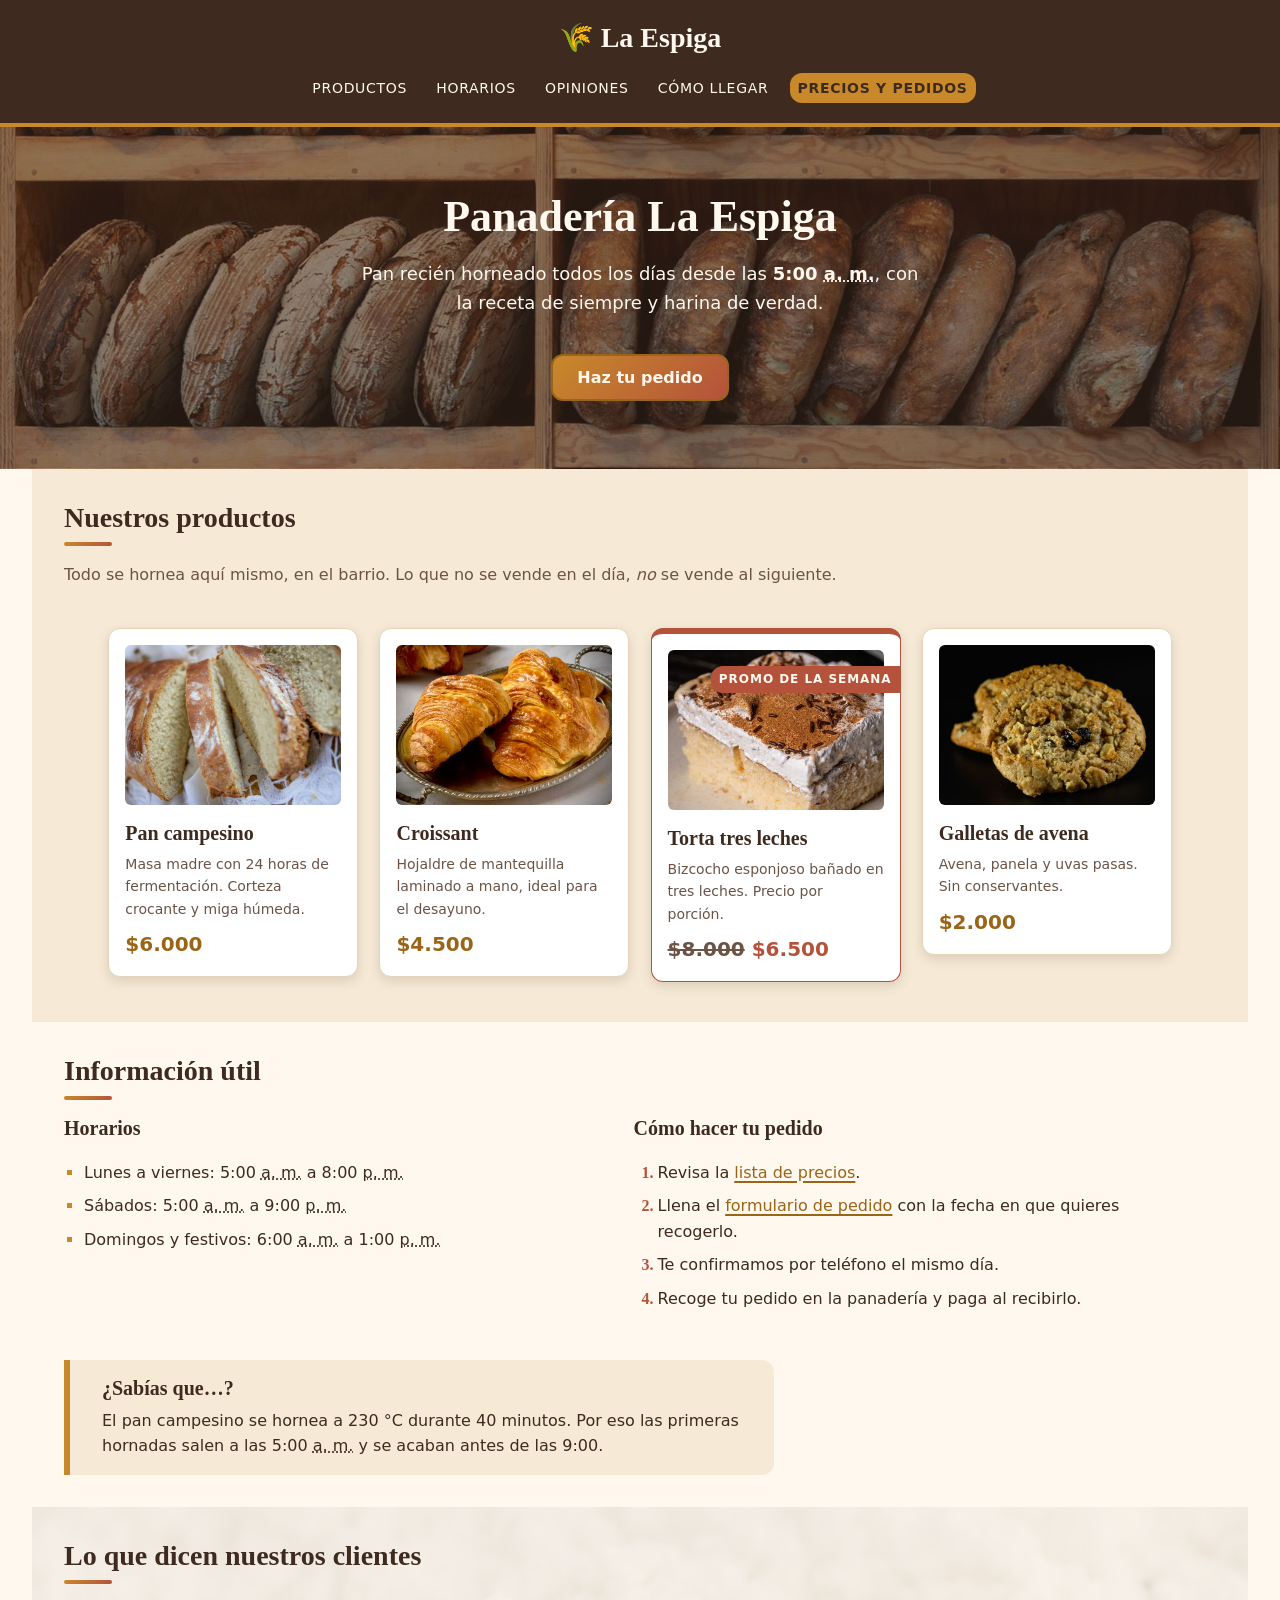
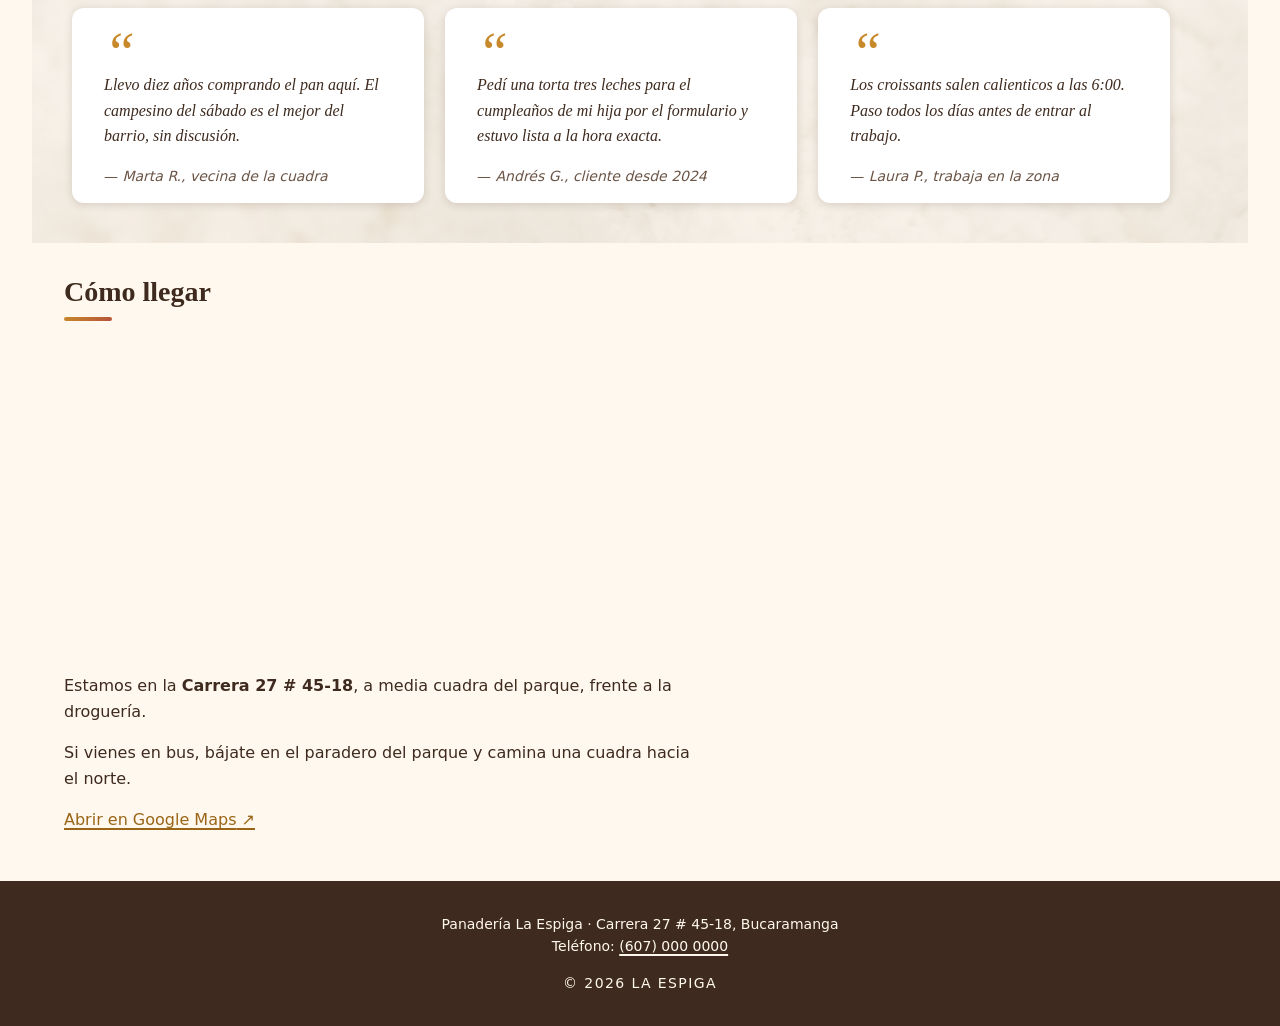
<file: index.html>
<!DOCTYPE html>
<html lang="es">
<head>
  <meta charset="UTF-8">
  <meta name="viewport" content="width=device-width, initial-scale=1.0">
  <meta name="description" content="Panadería La Espiga: pan campesino, croissants, tortas y galletas recién horneados desde las 5:00 a. m. Consulta horarios, opiniones y cómo llegar.">
  <title>Panadería La Espiga · Pan recién horneado en tu barrio</title>
  <link rel="stylesheet" href="css/styles.css">
</head>
<body>

  <header class="encabezado">
    <a class="encabezado__logo" href="index.html">La Espiga</a>
    <nav class="menu" aria-label="Navegación principal">
      <ul class="menu__lista">
        <li class="menu__item"><a class="menu__enlace" href="index.html#productos">Productos</a></li>
        <li class="menu__item"><a class="menu__enlace" href="index.html#informacion">Horarios</a></li>
        <li class="menu__item"><a class="menu__enlace" href="index.html#opiniones">Opiniones</a></li>
        <li class="menu__item"><a class="menu__enlace" href="index.html#ubicacion">Cómo llegar</a></li>
        <li class="menu__item"><a class="menu__enlace menu__enlace--destacado" href="pedidos.html">Precios y pedidos</a></li>
      </ul>
    </nav>
  </header>

  <main>

    <section class="portada" id="inicio">
      <h1 class="portada__titulo">Panadería La Espiga</h1>
      <p class="portada__lema">Pan recién horneado todos los días desde las <strong>5:00 <abbr title="ante meridiem, antes del mediodía">a. m.</abbr></strong>, con la receta de siempre y harina de verdad.</p>
      <a class="boton" href="pedidos.html#pedido">Haz tu pedido</a>
    </section>

    <section class="seccion" id="productos">
      <h2 class="seccion__titulo">Nuestros productos</h2>
      <p class="seccion__intro">Todo se hornea aquí mismo, en el barrio. Lo que no se vende en el día, <em>no</em> se vende al siguiente.</p>

      <div class="tarjetas">
        <article class="tarjeta">
          <img class="tarjeta__imagen" src="images/pan-campesino.jpg" alt="Pan campesino de corteza dorada recién salido del horno" width="800" height="533">
          <h3 class="tarjeta__titulo">Pan campesino</h3>
          <p class="tarjeta__texto">Masa madre con 24 horas de fermentación. Corteza crocante y miga húmeda.</p>
          <p class="tarjeta__precio">$6.000</p>
        </article>

        <article class="tarjeta">
          <img class="tarjeta__imagen" src="images/croissant.jpg" alt="Croissants de mantequilla dorados y hojaldrados" width="800" height="533">
          <h3 class="tarjeta__titulo">Croissant</h3>
          <p class="tarjeta__texto">Hojaldre de mantequilla laminado a mano, ideal para el desayuno.</p>
          <p class="tarjeta__precio">$4.500</p>
        </article>

        <article class="tarjeta tarjeta--promo">
          <p class="tarjeta__etiqueta">Promo de la semana</p>
          <img class="tarjeta__imagen" src="images/torta-tres-leches.jpg" alt="Porción de torta tres leches cubierta de crema" width="800" height="1200">
          <h3 class="tarjeta__titulo">Torta tres leches</h3>
          <p class="tarjeta__texto">Bizcocho esponjoso bañado en tres leches. Precio por porción.</p>
          <p class="tarjeta__precio"><s>$8.000</s> <strong>$6.500</strong></p>
        </article>

        <article class="tarjeta">
          <img class="tarjeta__imagen" src="images/galletas-avena.jpg" alt="Galleta de avena con uvas pasas sobre fondo oscuro" width="800" height="533">
          <h3 class="tarjeta__titulo">Galletas de avena</h3>
          <p class="tarjeta__texto">Avena, panela y uvas pasas. Sin conservantes.</p>
          <p class="tarjeta__precio">$2.000</p>
        </article>
      </div>
    </section>

    <section class="seccion seccion--info" id="informacion">
      <h2 class="seccion__titulo">Información útil</h2>

      <div class="info">
        <div class="info__bloque">
          <h3 class="info__titulo">Horarios</h3>
          <ul class="lista">
            <li class="lista__item">Lunes a viernes: 5:00 <abbr title="ante meridiem">a. m.</abbr> a 8:00 <abbr title="post meridiem">p. m.</abbr></li>
            <li class="lista__item">Sábados: 5:00 <abbr title="ante meridiem">a. m.</abbr> a 9:00 <abbr title="post meridiem">p. m.</abbr></li>
            <li class="lista__item">Domingos y festivos: 6:00 <abbr title="ante meridiem">a. m.</abbr> a 1:00 <abbr title="post meridiem">p. m.</abbr></li>
          </ul>
        </div>

        <div class="info__bloque">
          <h3 class="info__titulo">Cómo hacer tu pedido</h3>
          <ol class="pasos">
            <li class="pasos__item">Revisa la <a href="pedidos.html#precios">lista de precios</a>.</li>
            <li class="pasos__item">Llena el <a href="pedidos.html#pedido">formulario de pedido</a> con la fecha en que quieres recogerlo.</li>
            <li class="pasos__item">Te confirmamos por teléfono el mismo día.</li>
            <li class="pasos__item">Recoge tu pedido en la panadería y paga al recibirlo.</li>
          </ol>
        </div>
      </div>

      <aside class="dato">
        <h3 class="dato__titulo">¿Sabías que…?</h3>
        <p class="dato__texto">El pan campesino se hornea a 230 °C durante 40 minutos. Por eso las primeras hornadas salen a las 5:00 <abbr title="ante meridiem">a. m.</abbr> y se acaban antes de las 9:00.</p>
      </aside>
    </section>

    <section class="seccion" id="opiniones">
      <h2 class="seccion__titulo">Lo que dicen nuestros clientes</h2>

      <div class="opiniones">
        <figure class="opinion">
          <blockquote class="opinion__texto">
            <p>Llevo diez años comprando el pan aquí. El campesino del sábado es <em>el mejor del barrio</em>, sin discusión.</p>
          </blockquote>
          <figcaption class="opinion__autor">— <cite>Marta R., vecina de la cuadra</cite></figcaption>
        </figure>

        <figure class="opinion">
          <blockquote class="opinion__texto">
            <p>Pedí una torta tres leches para el cumpleaños de mi hija por el formulario y estuvo lista a la hora exacta.</p>
          </blockquote>
          <figcaption class="opinion__autor">— <cite>Andrés G., cliente desde 2024</cite></figcaption>
        </figure>

        <figure class="opinion">
          <blockquote class="opinion__texto">
            <p>Los croissants salen calienticos a las 6:00. Paso todos los días antes de entrar al trabajo.</p>
          </blockquote>
          <figcaption class="opinion__autor">— <cite>Laura P., trabaja en la zona</cite></figcaption>
        </figure>
      </div>
    </section>

    <section class="seccion" id="ubicacion">
      <h2 class="seccion__titulo">Cómo llegar</h2>

      <div class="ubicacion">
        <iframe class="ubicacion__mapa" src="https://www.google.com/maps?q=Bucaramanga,+Santander,+Colombia&amp;z=14&amp;output=embed" title="Mapa de la ubicación de la Panadería La Espiga" width="600" height="400" loading="lazy"></iframe>

        <div class="ubicacion__datos">
          <p>Estamos en la <strong>Carrera 27 # 45-18</strong>, a media cuadra del parque, frente a la droguería.</p>
          <p>Si vienes en bus, bájate en el paradero del parque y camina una cuadra hacia el norte.</p>
          <p><a class="enlace-externo" href="https://www.google.com/maps/search/?api=1&amp;query=Bucaramanga" target="_blank" rel="noopener noreferrer">Abrir en Google Maps</a></p>
        </div>
      </div>
    </section>

  </main>

  <footer class="pie">
    <address class="pie__contacto">
      Panadería La Espiga · Carrera 27 # 45-18, Bucaramanga<br>
      Teléfono: <a href="tel:+576070000000">(607) 000 0000</a>
    </address>
    <p class="pie__copy">© 2026 La Espiga</p>
  </footer>

</body>
</html>
</file>
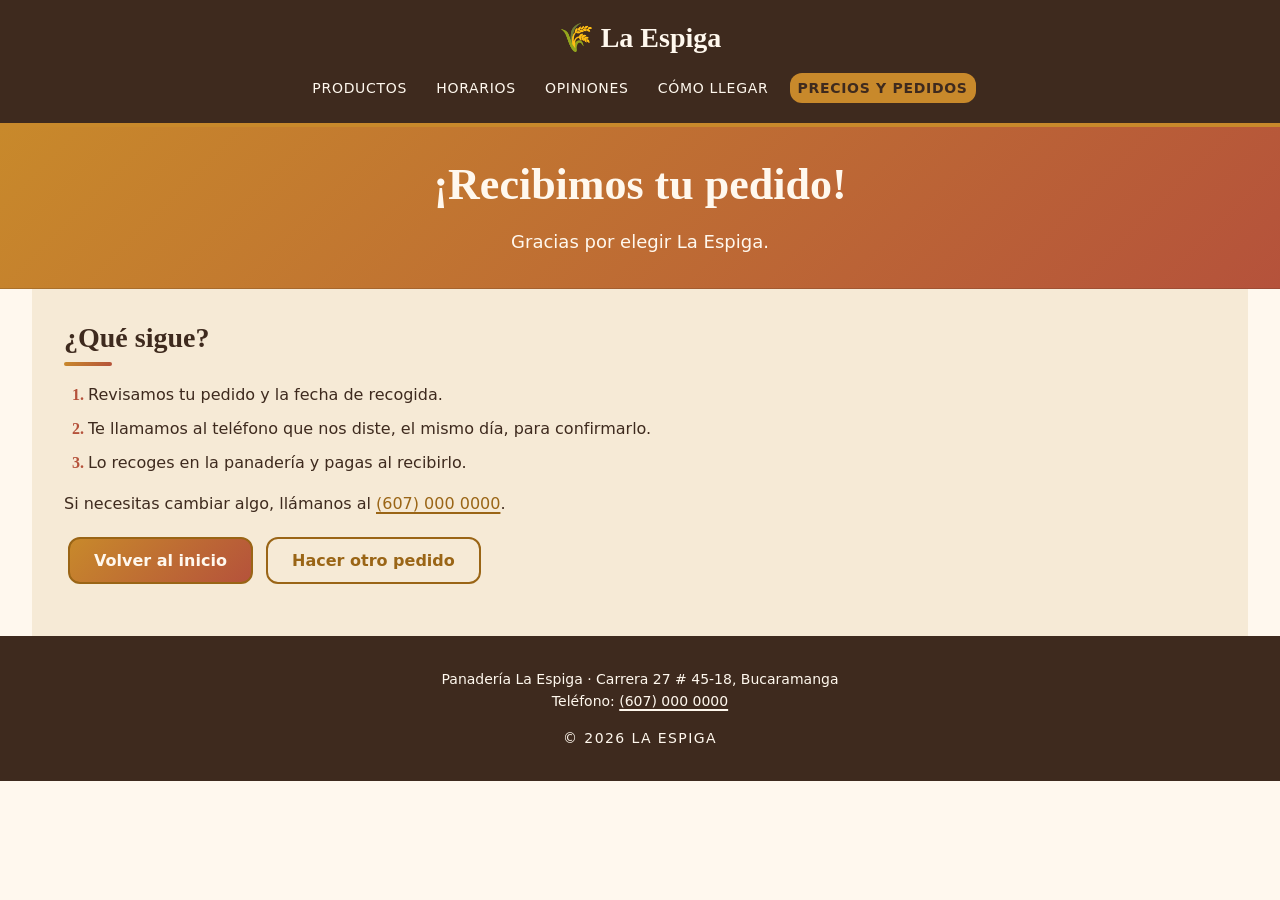
<file: gracias.html>
<!DOCTYPE html>
<html lang="es">
<head>
  <meta charset="UTF-8">
  <meta name="viewport" content="width=device-width, initial-scale=1.0">
  <meta name="description" content="Confirmación de pedido de la Panadería La Espiga: recibimos tu pedido y te llamaremos para confirmarlo.">
  <title>Pedido recibido · Panadería La Espiga</title>
  <link rel="stylesheet" href="css/styles.css">
</head>
<body>

  <header class="encabezado">
    <a class="encabezado__logo" href="index.html">La Espiga</a>
    <nav class="menu" aria-label="Navegación principal">
      <ul class="menu__lista">
        <li class="menu__item"><a class="menu__enlace" href="index.html#productos">Productos</a></li>
        <li class="menu__item"><a class="menu__enlace" href="index.html#informacion">Horarios</a></li>
        <li class="menu__item"><a class="menu__enlace" href="index.html#opiniones">Opiniones</a></li>
        <li class="menu__item"><a class="menu__enlace" href="index.html#ubicacion">Cómo llegar</a></li>
        <li class="menu__item"><a class="menu__enlace menu__enlace--destacado" href="pedidos.html">Precios y pedidos</a></li>
      </ul>
    </nav>
  </header>

  <main>

    <section class="portada portada--interna" id="inicio">
      <h1 class="portada__titulo">¡Recibimos tu pedido!</h1>
      <p class="portada__lema">Gracias por elegir La Espiga.</p>
    </section>

    <section class="seccion" id="confirmacion">
      <h2 class="seccion__titulo">¿Qué sigue?</h2>
      <ol class="pasos">
        <li class="pasos__item">Revisamos tu pedido y la fecha de recogida.</li>
        <li class="pasos__item">Te llamamos al teléfono que nos diste, el mismo día, para confirmarlo.</li>
        <li class="pasos__item">Lo recoges en la panadería y pagas al recibirlo.</li>
      </ol>
      <p>Si necesitas cambiar algo, llámanos al <a href="tel:+576070000000">(607) 000 0000</a>.</p>
      <p>
        <a class="boton" href="index.html">Volver al inicio</a>
        <a class="boton boton--secundario" href="pedidos.html#pedido">Hacer otro pedido</a>
      </p>
    </section>

  </main>

  <footer class="pie">
    <address class="pie__contacto">
      Panadería La Espiga · Carrera 27 # 45-18, Bucaramanga<br>
      Teléfono: <a href="tel:+576070000000">(607) 000 0000</a>
    </address>
    <p class="pie__copy">© 2026 La Espiga</p>
  </footer>

</body>
</html>
</file>
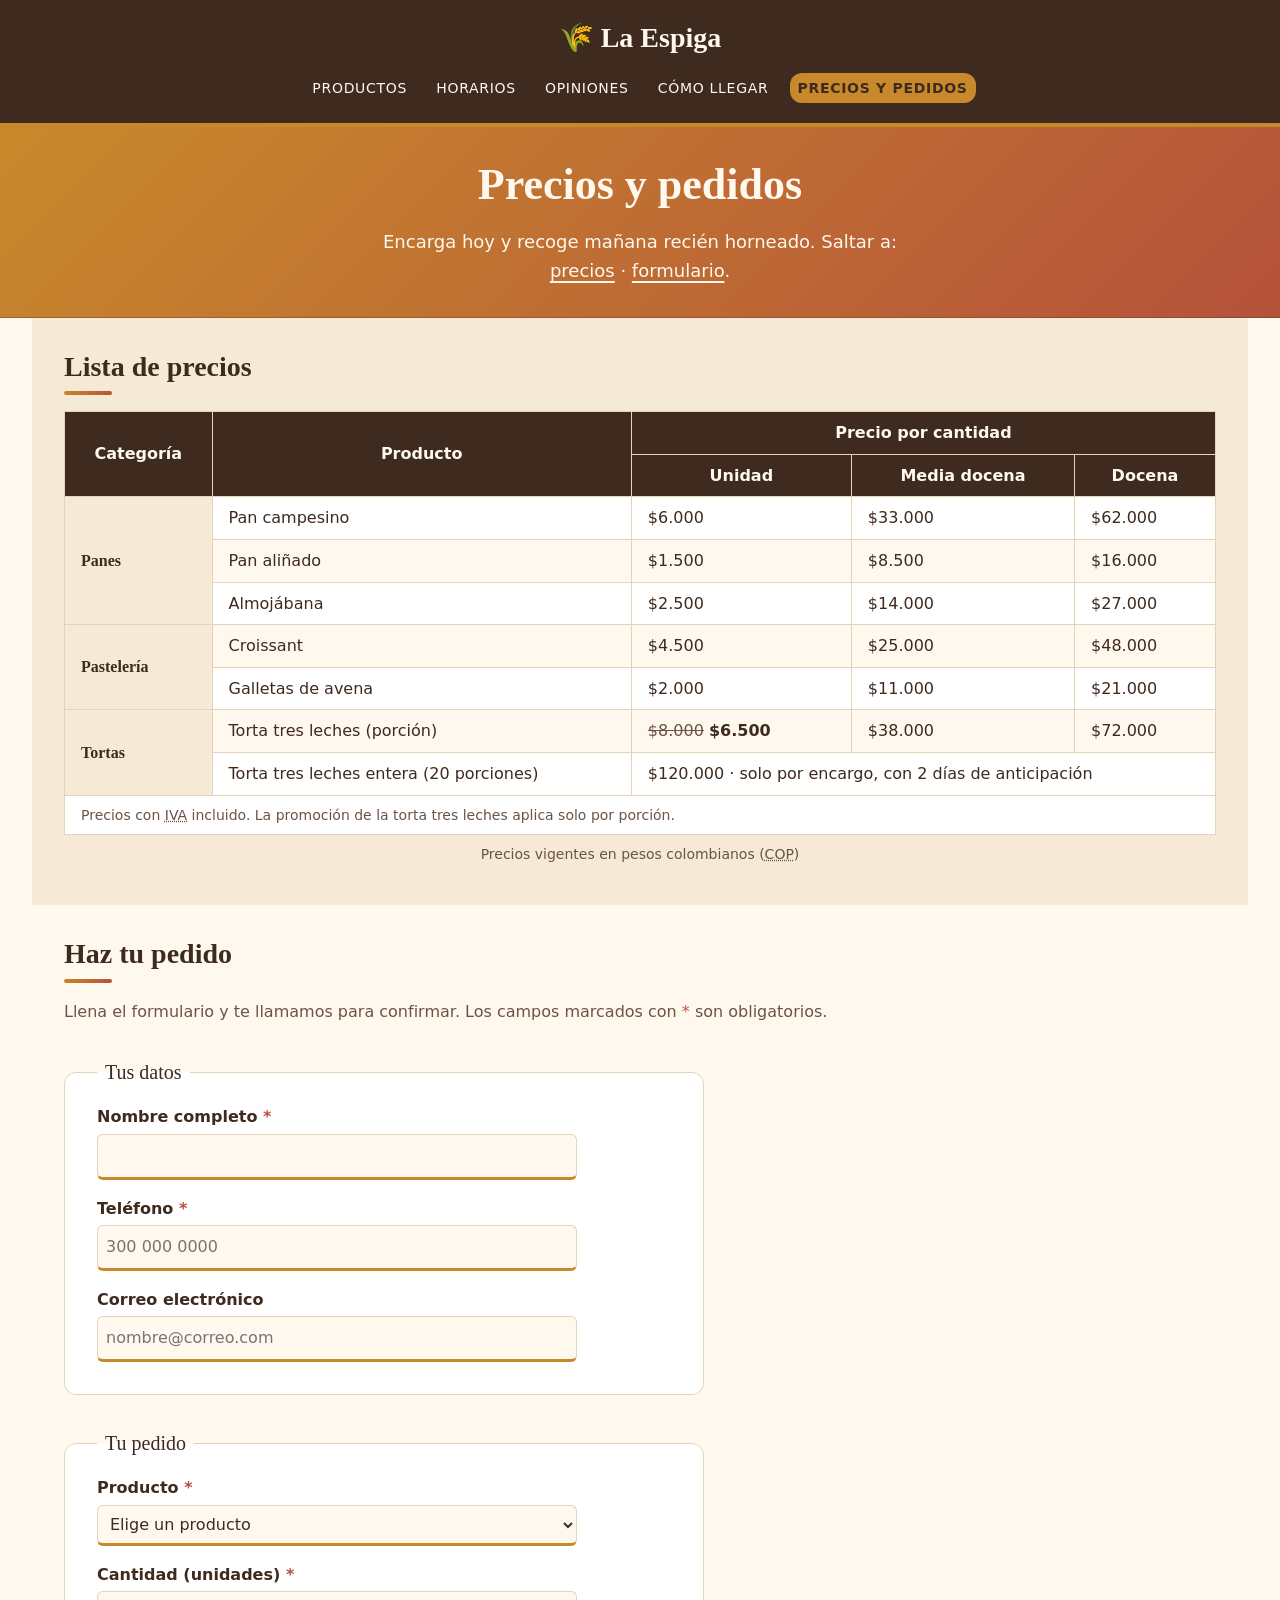
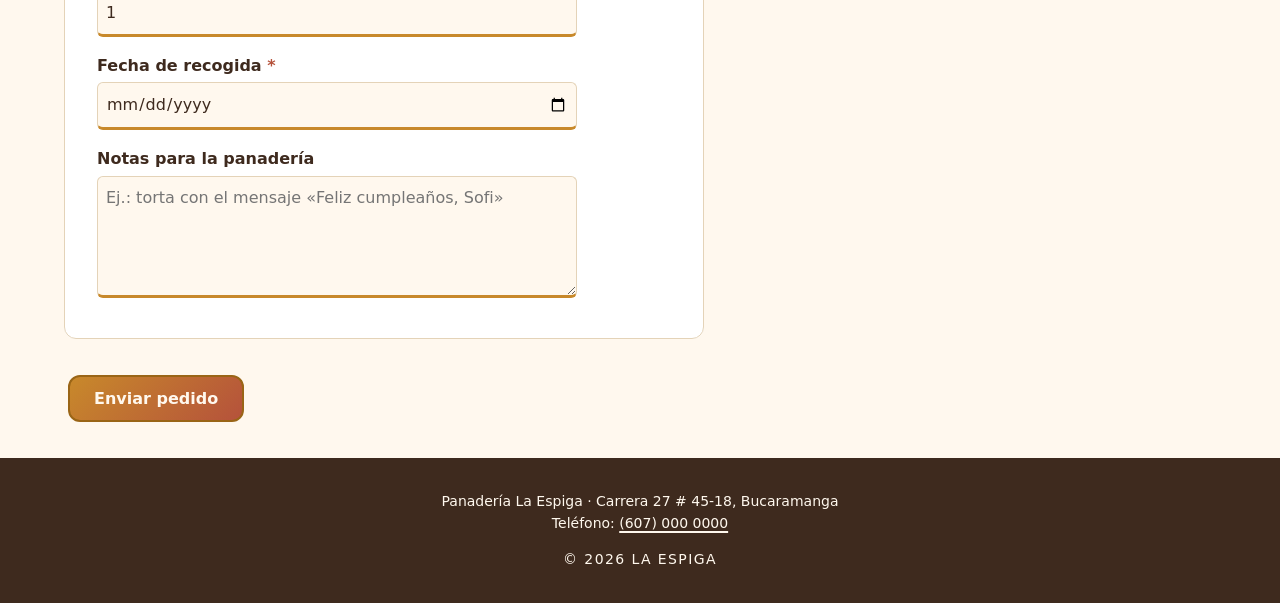
<file: pedidos.html>
<!DOCTYPE html>
<html lang="es">
<head>
  <meta charset="UTF-8">
  <meta name="viewport" content="width=device-width, initial-scale=1.0">
  <meta name="description" content="Lista de precios de la Panadería La Espiga por unidad, media docena y docena, y formulario para hacer tu pedido y recogerlo en la panadería.">
  <title>Precios y pedidos · Panadería La Espiga</title>
  <link rel="stylesheet" href="css/styles.css">
</head>
<body>

  <header class="encabezado">
    <a class="encabezado__logo" href="index.html">La Espiga</a>
    <nav class="menu" aria-label="Navegación principal">
      <ul class="menu__lista">
        <li class="menu__item"><a class="menu__enlace" href="index.html#productos">Productos</a></li>
        <li class="menu__item"><a class="menu__enlace" href="index.html#informacion">Horarios</a></li>
        <li class="menu__item"><a class="menu__enlace" href="index.html#opiniones">Opiniones</a></li>
        <li class="menu__item"><a class="menu__enlace" href="index.html#ubicacion">Cómo llegar</a></li>
        <li class="menu__item"><a class="menu__enlace menu__enlace--destacado" href="pedidos.html" aria-current="page">Precios y pedidos</a></li>
      </ul>
    </nav>
  </header>

  <main>

    <section class="portada portada--interna" id="inicio">
      <h1 class="portada__titulo">Precios y pedidos</h1>
      <p class="portada__lema">Encarga hoy y recoge mañana recién horneado. Saltar a: <a href="#precios">precios</a> · <a href="#pedido">formulario</a>.</p>
    </section>

    <section class="seccion" id="precios">
      <h2 class="seccion__titulo">Lista de precios</h2>

      <div class="tabla-contenedor">
        <table class="precios">
          <caption class="precios__titulo">Precios vigentes en pesos colombianos (<abbr title="Peso colombiano">COP</abbr>)</caption>
          <thead>
            <tr>
              <th scope="col" rowspan="2">Categoría</th>
              <th scope="col" rowspan="2">Producto</th>
              <th scope="colgroup" colspan="3">Precio por cantidad</th>
            </tr>
            <tr>
              <th scope="col">Unidad</th>
              <th scope="col">Media docena</th>
              <th scope="col">Docena</th>
            </tr>
          </thead>
          <tbody>
            <tr>
              <th scope="rowgroup" rowspan="3">Panes</th>
              <td>Pan campesino</td>
              <td>$6.000</td>
              <td>$33.000</td>
              <td>$62.000</td>
            </tr>
            <tr>
              <td>Pan aliñado</td>
              <td>$1.500</td>
              <td>$8.500</td>
              <td>$16.000</td>
            </tr>
            <tr>
              <td>Almojábana</td>
              <td>$2.500</td>
              <td>$14.000</td>
              <td>$27.000</td>
            </tr>
            <tr>
              <th scope="rowgroup" rowspan="2">Pastelería</th>
              <td>Croissant</td>
              <td>$4.500</td>
              <td>$25.000</td>
              <td>$48.000</td>
            </tr>
            <tr>
              <td>Galletas de avena</td>
              <td>$2.000</td>
              <td>$11.000</td>
              <td>$21.000</td>
            </tr>
            <tr>
              <th scope="rowgroup" rowspan="2">Tortas</th>
              <td>Torta tres leches (porción)</td>
              <td><s>$8.000</s> <strong>$6.500</strong></td>
              <td>$38.000</td>
              <td>$72.000</td>
            </tr>
            <tr>
              <td>Torta tres leches entera (20 porciones)</td>
              <td colspan="3">$120.000 · solo por encargo, con 2 días de anticipación</td>
            </tr>
          </tbody>
          <tfoot>
            <tr>
              <td colspan="5">Precios con <abbr title="Impuesto al Valor Agregado">IVA</abbr> incluido. La promoción de la torta tres leches aplica solo por porción.</td>
            </tr>
          </tfoot>
        </table>
      </div>
    </section>

    <section class="seccion" id="pedido">
      <h2 class="seccion__titulo">Haz tu pedido</h2>
      <p class="seccion__intro">Llena el formulario y te llamamos para confirmar. Los campos marcados con <span class="obligatorio">*</span> son obligatorios.</p>

      <form class="formulario" action="gracias.html" method="get">
        <fieldset class="formulario__grupo">
          <legend class="formulario__leyenda">Tus datos</legend>

          <div class="campo">
            <label class="campo__etiqueta" for="nombre">Nombre completo <span class="obligatorio">*</span></label>
            <input class="campo__control" type="text" id="nombre" name="nombre" autocomplete="name" required>
          </div>

          <div class="campo">
            <label class="campo__etiqueta" for="telefono">Teléfono <span class="obligatorio">*</span></label>
            <input class="campo__control" type="tel" id="telefono" name="telefono" autocomplete="tel" placeholder="300 000 0000" required>
          </div>

          <div class="campo">
            <label class="campo__etiqueta" for="correo">Correo electrónico</label>
            <input class="campo__control" type="email" id="correo" name="correo" autocomplete="email" placeholder="nombre@correo.com">
          </div>
        </fieldset>

        <fieldset class="formulario__grupo">
          <legend class="formulario__leyenda">Tu pedido</legend>

          <div class="campo">
            <label class="campo__etiqueta" for="producto">Producto <span class="obligatorio">*</span></label>
            <select class="campo__control" id="producto" name="producto" required>
              <option value="">Elige un producto</option>
              <option value="pan-campesino">Pan campesino</option>
              <option value="pan-alinado">Pan aliñado</option>
              <option value="almojabana">Almojábana</option>
              <option value="croissant">Croissant</option>
              <option value="galletas-avena">Galletas de avena</option>
              <option value="torta-porcion">Torta tres leches (porción)</option>
              <option value="torta-entera">Torta tres leches entera</option>
            </select>
          </div>

          <div class="campo">
            <label class="campo__etiqueta" for="cantidad">Cantidad (unidades) <span class="obligatorio">*</span></label>
            <input class="campo__control" type="number" id="cantidad" name="cantidad" min="1" max="100" value="1" required>
          </div>

          <div class="campo">
            <label class="campo__etiqueta" for="fecha">Fecha de recogida <span class="obligatorio">*</span></label>
            <input class="campo__control" type="date" id="fecha" name="fecha" required>
          </div>

          <div class="campo">
            <label class="campo__etiqueta" for="notas">Notas para la panadería</label>
            <textarea class="campo__control campo__control--area" id="notas" name="notas" rows="4" placeholder="Ej.: torta con el mensaje «Feliz cumpleaños, Sofi»"></textarea>
          </div>
        </fieldset>

        <button class="boton" type="submit">Enviar pedido</button>
      </form>
    </section>

  </main>

  <footer class="pie">
    <address class="pie__contacto">
      Panadería La Espiga · Carrera 27 # 45-18, Bucaramanga<br>
      Teléfono: <a href="tel:+576070000000">(607) 000 0000</a>
    </address>
    <p class="pie__copy">© 2026 La Espiga</p>
  </footer>

</body>
</html>
</file>
<file: css/styles.css>
/* ==========================================================================
   Panadería La Espiga · hoja de estilos compartida
   index.html · pedidos.html · gracias.html
   ========================================================================== */


/* ==========================================================================
   1. Variables
   ========================================================================== */

:root {
  /* Colores */
  --color-fondo: #fff8ee;
  --color-superficie: #ffffff;
  --color-suave: #f6ead6;
  --color-texto: #3e2a1e;
  --color-texto-suave: #6b5446;
  --color-primario: #c8892b;
  --color-primario-oscuro: #9a6516;
  --color-acento: #b5523b;
  --color-claro: #fff8ee;
  --color-borde: #e4d3b8;
  --color-sombra: rgba(62, 42, 30, 0.15);
  --color-velo: rgba(62, 42, 30, 0.55);

  /* Gradiente de marca: trigo → terracota */
  --gradiente-marca: linear-gradient(135deg, var(--color-primario), var(--color-acento));

  /* Tipografía */
  --fuente-titulos: Georgia, "Times New Roman", serif;
  --fuente-texto: system-ui, "Segoe UI", Arial, sans-serif;
  --texto-base: 1rem;
  --texto-pequeno: 0.875rem;
  --texto-h3: 1.25rem;
  --texto-h2: 1.75rem;
  --texto-h1: 2.75rem;

  /* Espacios */
  --espacio-xs: 0.25rem;
  --espacio-s: 0.5rem;
  --espacio-m: 1rem;
  --espacio-l: 2rem;
  --espacio-xl: 4rem;

  /* Bordes y medidas */
  --radio: 0.75rem;
  --ancho-maximo: 72rem;
}


/* ==========================================================================
   2. Base y tipografía
   ========================================================================== */

body {
  margin: 0;
  background-color: var(--color-fondo);
  color: var(--color-texto);
  font-family: var(--fuente-texto);
  font-size: var(--texto-base);
  line-height: 1.6;
  overflow-wrap: break-word;
}

h1,
h2,
h3 {
  font-family: var(--fuente-titulos);
  line-height: 1.2;
}

h1 {
  font-size: var(--texto-h1);
}

h2 {
  font-size: var(--texto-h2);
}

h3 {
  font-size: var(--texto-h3);
}

a {
  color: var(--color-primario-oscuro);
  text-decoration: underline;
  text-decoration-thickness: 2px;
  text-underline-offset: 0.2em;
}

abbr[title] {
  text-decoration: underline dotted;
  cursor: help;
}

s {
  color: var(--color-texto-suave);
}

img {
  max-width: 100%;
  height: auto;
}


/* 
   3. Encabezado y navegación
    */

.encabezado {
  padding: var(--espacio-m) var(--espacio-l);
  background-color: var(--color-texto);
  border-bottom: 4px solid var(--color-primario);
  text-align: center;
}

.encabezado a {
  color: var(--color-claro);
  text-decoration: none;
}

.encabezado__logo {
  font-family: var(--fuente-titulos);
  font-size: 1.75rem;
  font-weight: bold;
}

.encabezado__logo::before {
  content: "🌾 ";
}

.menu__lista {
  margin: var(--espacio-s) 0 0;
  padding: 0;
  list-style: none;
}

.menu__item {
  display: inline-block;
  margin: var(--espacio-xs);
}

.menu__enlace {
  display: inline-block;
  padding: var(--espacio-xs) var(--espacio-s);
  border-radius: var(--radio);
  font-size: var(--texto-pequeno);
  letter-spacing: 0.05em;
  text-transform: uppercase;
}

.menu .menu__enlace--destacado {
  background-color: var(--color-primario);
  color: var(--color-texto);
  font-weight: bold;
}


/* 
   4. Portada
    */

.portada {
  padding: var(--espacio-xl) var(--espacio-l);
  background-color: var(--color-texto);
  background-image: linear-gradient(var(--color-velo), var(--color-velo)), url("../images/portada.jpg");
  background-position: center;
  background-size: cover;
  color: var(--color-claro);
  text-align: center;
}

.portada--interna {
  padding: var(--espacio-l);
  background-image: var(--gradiente-marca);
}

.portada__titulo {
  margin: 0 0 var(--espacio-m);
}

.portada__lema {
  max-width: 36rem;
  margin: 0 auto var(--espacio-l);
  font-size: 1.125rem;
}

.portada--interna .portada__lema {
  margin-bottom: 0;
}

.portada a:not(.boton) {
  color: var(--color-claro);
}


/* 
   5. Botones
    */

.boton {
  display: inline-block;
  margin: var(--espacio-xs);
  padding: 0.75rem 1.5rem;
  border: 2px solid var(--color-primario-oscuro);
  border-radius: var(--radio);
  background: var(--gradiente-marca);
  color: var(--color-claro);
  font: bold var(--texto-base) var(--fuente-texto);
  text-decoration: none;
  cursor: pointer;
}

.boton--secundario {
  background: transparent;
  color: var(--color-primario-oscuro);
}


/* 
   6. Secciones
    */

.seccion {
  max-width: var(--ancho-maximo);
  margin: 0 auto;
  padding: var(--espacio-l);
}

.seccion__titulo {
  margin: 0 0 var(--espacio-m);
  color: var(--color-texto);
}

.seccion__titulo::after {
  content: "";
  display: block;
  width: 3rem;
  height: 4px;
  margin-top: var(--espacio-s);
  border-radius: 2px;
  background-image: var(--gradiente-marca);
}

.seccion__intro {
  margin: var(--espacio-m) 0 var(--espacio-l);
  color: var(--color-texto-suave);
}


/* 
   7. Tarjetas de productos
    */

.tarjetas {
  text-align: center;
}

.tarjeta {
  display: inline-block;
  position: relative;
  width: 13.5rem;
  margin: var(--espacio-s);
  padding: var(--espacio-m);
  border: 1px solid var(--color-borde);
  border-radius: var(--radio);
  background-color: var(--color-superficie);
  box-shadow: 0 4px 12px var(--color-sombra);
  overflow: hidden;
  text-align: left;
  vertical-align: top;
}

.tarjeta__imagen {
  display: block;
  width: 100%;
  height: 10rem;
  border-radius: calc(var(--radio) / 2);
  object-fit: cover;
}

.tarjeta__titulo {
  margin: var(--espacio-m) 0 var(--espacio-s);
}

.tarjeta__texto {
  margin: 0 0 var(--espacio-s);
  color: var(--color-texto-suave);
  font-size: var(--texto-pequeno);
}

.tarjeta__precio {
  margin: 0;
  color: var(--color-primario-oscuro);
  font-size: 1.25rem;
  font-weight: bold;
}

.tarjeta--promo {
  border-color: var(--color-acento);
  border-top-width: 6px;
}

.tarjeta--promo .tarjeta__precio strong {
  color: var(--color-acento);
}

.tarjeta__etiqueta {
  position: absolute;
  top: var(--espacio-l);
  right: 0;
  margin: 0;
  padding: var(--espacio-xs) var(--espacio-s);
  border-radius: var(--radio) 0 0 var(--radio);
  background-color: var(--color-acento);
  color: var(--color-claro);
  font-size: 0.75rem;
  font-weight: bold;
  letter-spacing: 0.08em;
  text-transform: uppercase;
}


/* 
   8. Información útil: listas y dato
    */

.info__bloque {
  display: inline-block;
  width: 45%;
  margin-right: 4%;
  vertical-align: top;
}

.info__titulo {
  margin-top: 0;
}

.lista {
  padding-left: 1.25rem;
  list-style: square;
}

.pasos {
  padding-left: 1.5rem;
  list-style: decimal;
}

.lista__item,
.pasos__item {
  margin-bottom: var(--espacio-s);
}

.lista__item::marker {
  color: var(--color-primario);
}

.pasos__item::marker {
  color: var(--color-acento);
  font-family: var(--fuente-titulos);
  font-weight: bold;
}

.dato {
  max-width: 40rem;
  margin: var(--espacio-l) 0 0;
  padding: var(--espacio-m) var(--espacio-l);
  border-left: 6px solid var(--color-primario);
  border-radius: 0 var(--radio) var(--radio) 0;
  background-color: var(--color-suave);
}

.dato__titulo {
  margin: 0 0 var(--espacio-s);
}

.dato__texto {
  margin: 0;
}


/* 
   9. Opiniones
    */

.opinion {
  display: inline-block;
  width: 18rem;
  margin: var(--espacio-s);
  padding: var(--espacio-m) var(--espacio-l);
  border-radius: var(--radio);
  background-color: var(--color-superficie);
  box-shadow: 0 2px 8px var(--color-sombra);
  vertical-align: top;
}

.opinion__texto {
  margin: 0;
  font-family: var(--fuente-titulos);
  font-style: italic;
}

.opinion__texto::before {
  content: "“";
  display: block;
  height: 2rem;
  color: var(--color-primario);
  font-size: 3.5rem;
  line-height: 1;
}

.opinion__autor {
  margin-top: var(--espacio-s);
  color: var(--color-texto-suave);
  font-size: var(--texto-pequeno);
}


/* 
   10. Ubicación
    */

.ubicacion__mapa {
  display: block;
  width: 100%;
  max-width: 40rem;
  height: 20rem;
  border: 0;
  border-radius: var(--radio);
}

.ubicacion__datos {
  max-width: 40rem;
}


/* 
   11. Tabla de precios
    */

.tabla-contenedor {
  overflow-x: auto;
}

.precios {
  width: 100%;
  min-width: 36rem;
  border-collapse: collapse;
  background-color: var(--color-superficie);
}

.precios__titulo {
  padding: var(--espacio-s);
  color: var(--color-texto-suave);
  font-size: var(--texto-pequeno);
  caption-side: bottom;
}

.precios th,
.precios td {
  padding: var(--espacio-s) var(--espacio-m);
  border: 1px solid var(--color-borde);
  text-align: left;
}

.precios thead th {
  background-color: var(--color-texto);
  color: var(--color-claro);
  text-align: center;
}

.precios tbody th {
  background-color: var(--color-suave);
  font-family: var(--fuente-titulos);
}

.precios tfoot td {
  color: var(--color-texto-suave);
  font-size: var(--texto-pequeno);
}


/* 
   12. Formulario
    */

.formulario {
  max-width: 40rem;
}

.formulario__grupo {
  margin: 0 0 var(--espacio-l);
  padding: var(--espacio-m) var(--espacio-l);
  border: 1px solid var(--color-borde);
  border-radius: var(--radio);
  background-color: var(--color-superficie);
}

.formulario__leyenda {
  padding: 0 var(--espacio-s);
  font-family: var(--fuente-titulos);
  font-size: var(--texto-h3);
}

.campo {
  margin-bottom: var(--espacio-m);
}

.campo__etiqueta {
  display: block;
  margin-bottom: var(--espacio-xs);
  font-weight: bold;
}

.campo__control {
  box-sizing: border-box;
  width: 100%;
  max-width: 30rem;
  padding: var(--espacio-s);
  border: 1px solid var(--color-borde);
  border-bottom: 3px solid var(--color-primario);
  border-radius: calc(var(--radio) / 2);
  background-color: var(--color-fondo);
  color: var(--color-texto);
  font: inherit;
}

.campo__control--area {
  resize: vertical;
}

.obligatorio {
  color: var(--color-acento);
}


/* 
   13. Pie de página
    */

.pie {
  padding: var(--espacio-l);
  background-color: var(--color-texto);
  color: var(--color-claro);
  font-size: var(--texto-pequeno);
  text-align: center;
}

.pie a {
  color: inherit;
}

.pie__contacto {
  font-style: normal;
}

.pie__copy {
  margin-bottom: 0;
  letter-spacing: 0.1em;
  text-transform: uppercase;
}


/* 
   14. Selectores estructurales, de atributo y pseudoelementos
    */

/* Secciones pares del main: franja de color para separar visualmente */
main > .seccion:nth-child(even) {
  background-color: var(--color-suave);
}

/* Opiniones: fondo múltiple (velo de color + textura de harina) */
#opiniones {
  background-color: var(--color-fondo);
  background-image: linear-gradient(rgba(255, 248, 238, 0.85), rgba(255, 248, 238, 0.85)), url("../images/fondo-harina.jpg");
  background-size: cover;
}

/* Filas alternas de la tabla */
.precios tbody tr:nth-child(even) td {
  background-color: var(--color-fondo);
}

/* Enlaces que abren otra pestaña: se marcan con una flecha */
a[target="_blank"]::after {
  content: " ↗";
}


/* 
   15. Interacción
    */

.menu__enlace:hover {
  background-color: rgba(255, 248, 238, 0.15);
}

.menu .menu__enlace--destacado:hover {
  background-color: var(--color-claro);
}

.boton:hover {
  border-color: var(--color-texto);
  box-shadow: 0 4px 12px var(--color-sombra);
}

.boton--secundario:hover {
  background: var(--color-suave);
}

.tarjeta:hover {
  border-color: var(--color-primario);
  box-shadow: 0 8px 20px var(--color-sombra);
}

a:focus-visible,
.boton:focus-visible,
.campo__control:focus-visible {
  outline: 3px solid var(--color-acento);
  outline-offset: 3px;
}

/* La sección a la que lleva un ancla (#productos, #pedido…) se resalta */
.seccion:target .seccion__titulo {
  color: var(--color-acento);
}

/* Mientras se escribe en un campo, su etiqueta cambia de color */
.campo:focus-within .campo__etiqueta {
  color: var(--color-primario-oscuro);
}


/* 
   16. Animación
    */

@keyframes aparecer {
  from {
    opacity: 0;
    transform: translateY(1rem);
  }

  to {
    opacity: 1;
    transform: translateY(0);
  }
}

.portada__titulo,
.portada__lema {
  animation: aparecer 0.8s ease-out both;
}

.portada__lema {
  animation-delay: 0.2s;
}


/* 
   17. Celular (hasta 40rem = 640 px)
    */

@media (max-width: 40rem) {
  :root {
    --texto-h1: 2rem;
    --texto-h2: 1.5rem;
  }

  .encabezado,
  .seccion,
  .pie {
    padding: var(--espacio-m);
  }

  .portada {
    padding: var(--espacio-l) var(--espacio-m);
  }

  .tarjeta,
  .opinion {
    display: block;
    width: auto;
    margin: 0 0 var(--espacio-m);
  }

  .info__bloque {
    display: block;
    width: auto;
    margin-right: 0;
  }

  .formulario__grupo {
    padding: var(--espacio-m);
  }
}
</file>
